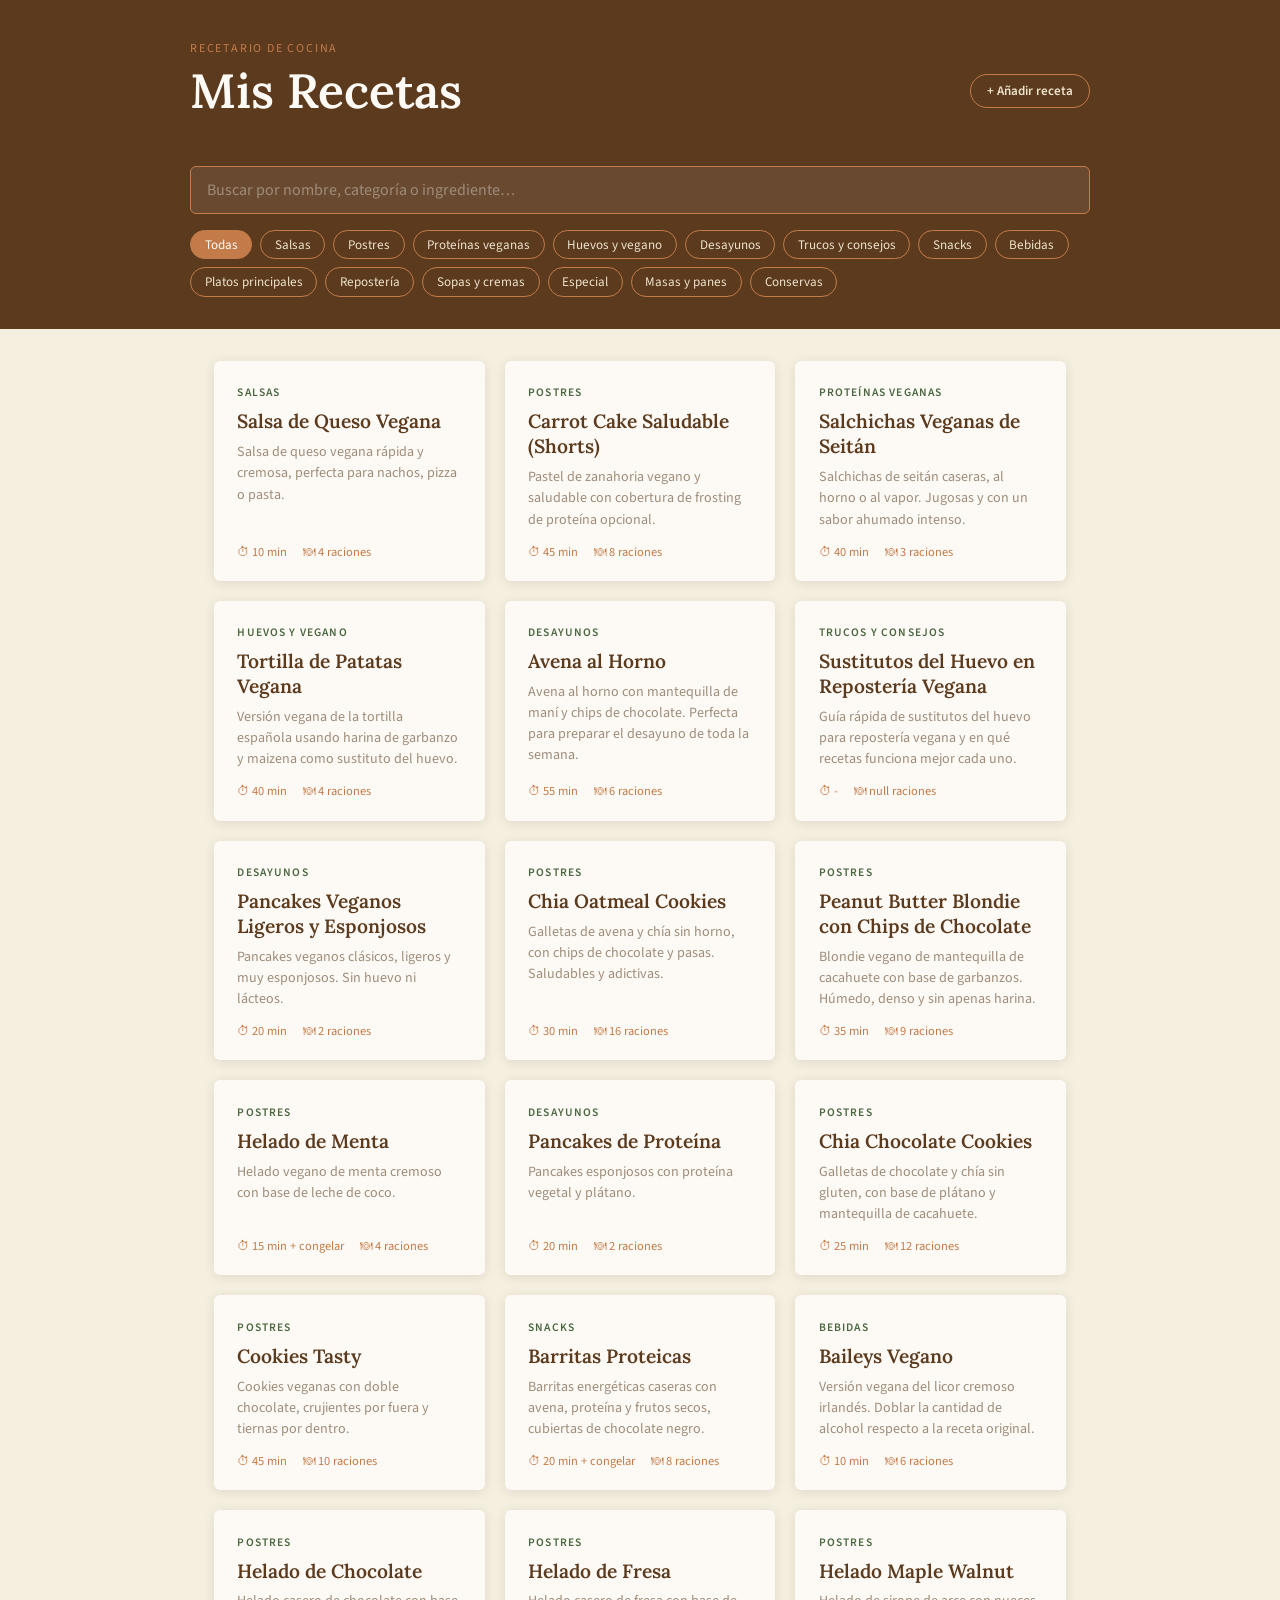
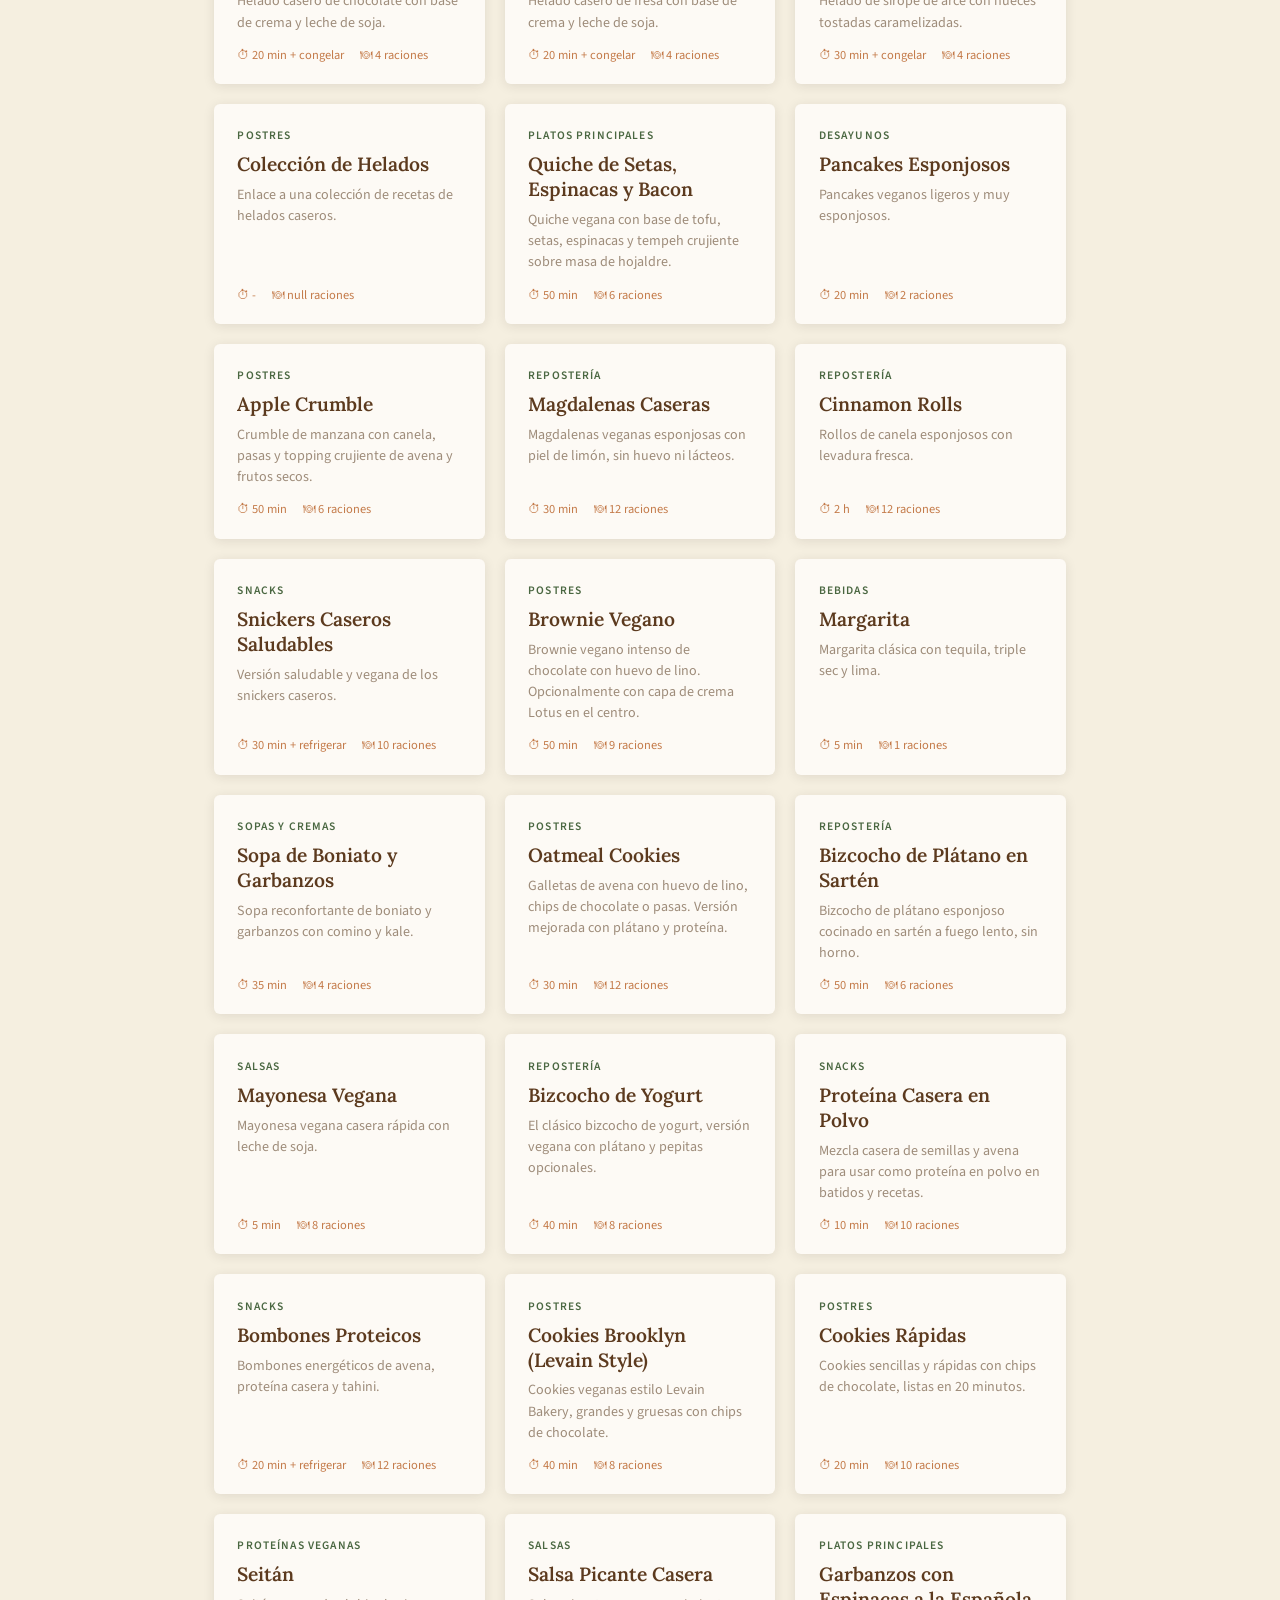
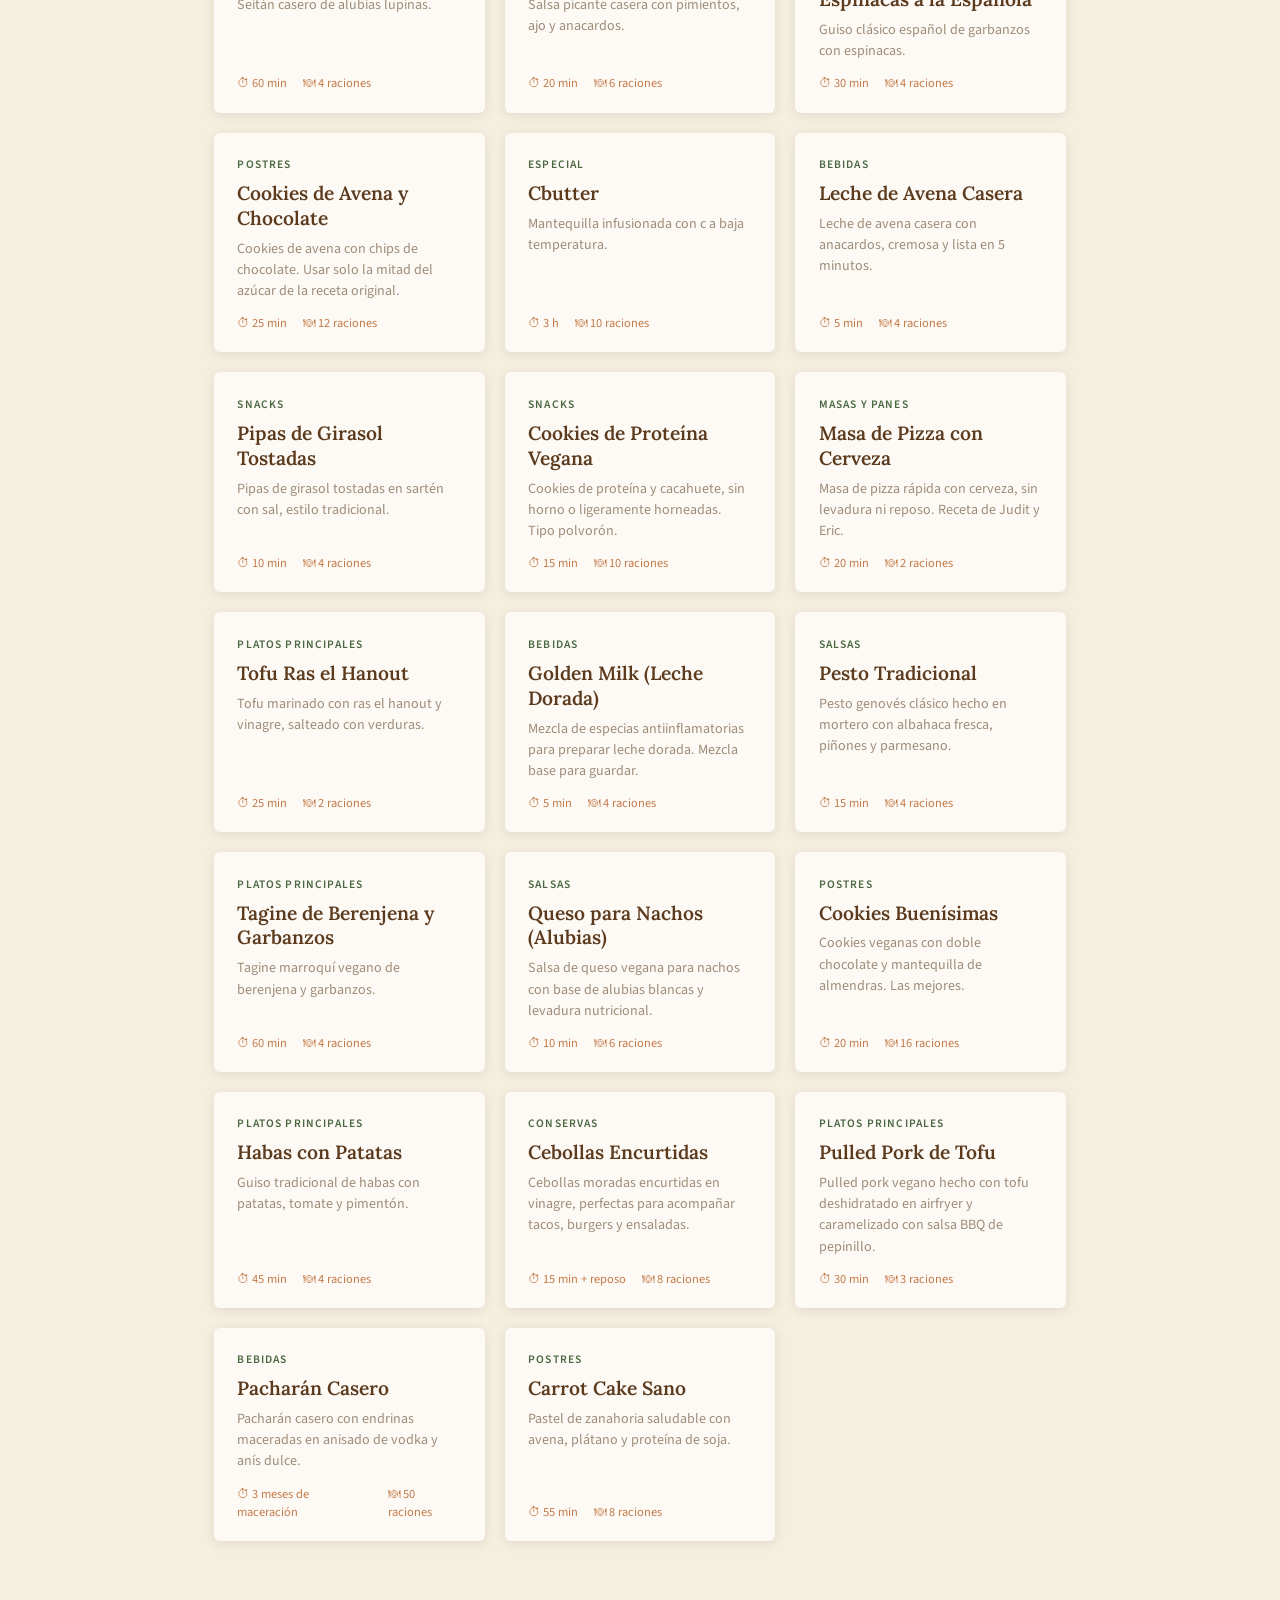
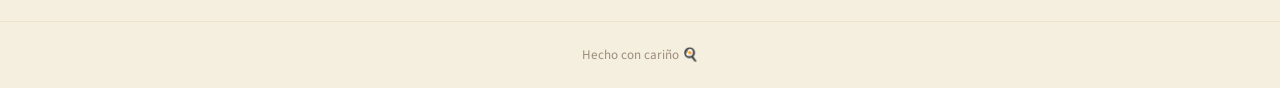
<file: index.html>
<!DOCTYPE html>
<html lang="es">
<head>
  <meta charset="UTF-8" />
  <meta name="viewport" content="width=device-width, initial-scale=1.0" />
  <title>Mis Recetas</title>
  <link rel="preconnect" href="https://fonts.googleapis.com" />
  <link rel="preconnect" href="https://fonts.gstatic.com" crossorigin />
  <link href="https://fonts.googleapis.com/css2?family=Lora:ital,wght@0,400;0,600;1,400&family=Source+Sans+3:wght@400;600&display=swap" rel="stylesheet" />
  <link rel="stylesheet" href="css/style.css" />
</head>
<body>

  <!-- CABECERA -->
  <header>
    <div class="header-inner">
      <div class="header-top">
        <div>
          <span class="header-eyebrow">Recetario de cocina</span>
          <h1>Mis Recetas</h1>
        </div>
        <a href="/admin" class="btn-admin">+ Añadir receta</a>
      </div>
      <div class="search-wrap">
        <input type="text" id="buscador" placeholder="Buscar por nombre, categoría o ingrediente…" />
      </div>
      <div class="filtros" id="filtros"></div>
    </div>
  </header>

  <!-- LISTADO DE RECETAS -->
  <main>
    <div class="grid" id="grid"></div>
    <p class="sin-resultados" id="sin-resultados" hidden>No se encontraron recetas.</p>
  </main>

  <!-- MODAL DETALLE -->
  <div class="modal-overlay" id="modal-overlay" hidden>
    <div class="modal" id="modal">
      <button class="modal-cerrar" id="modal-cerrar" aria-label="Cerrar">✕</button>
      <div id="modal-contenido"></div>
    </div>
  </div>

  <footer>
    <p>Hecho con cariño 🍳</p>
  </footer>

  <script src="js/app.js"></script>
</body>
</html>
</file>
<file: css/style.css>
/* ── TOKENS ─────────────────────────────────────── */
:root {
  --arena:      #F5EFE0;
  --pergamino:  #EDE3CC;
  --tierra:     #8B5E3C;
  --tierra-osc: #5C3A1E;
  --arcilla:    #C47B4A;
  --hoja:       #4A6741;
  --tinta:      #2C1F14;
  --gris-suave: #9E8C7A;
  --blanco:     #FDFAF5;

  --serif: 'Lora', Georgia, serif;
  --sans:  'Source Sans 3', system-ui, sans-serif;

  --radio: 6px;
  --sombra: 0 2px 12px rgba(44,31,20,.10);
}

/* ── RESET ──────────────────────────────────────── */
*, *::before, *::after { box-sizing: border-box; margin: 0; padding: 0; }
html { font-size: 16px; scroll-behavior: smooth; }
body {
  background: var(--arena);
  color: var(--tinta);
  font-family: var(--sans);
  min-height: 100vh;
}

/* ── CABECERA ───────────────────────────────────── */
header {
  background: var(--tierra-osc);
  padding: 2.5rem 1.5rem 2rem;
}
.header-inner { max-width: 900px; margin: 0 auto; }

.header-top {
  display: flex;
  align-items: flex-end;
  justify-content: space-between;
  gap: 1rem;
  margin-bottom: 1.5rem;
}

.btn-admin {
  white-space: nowrap;
  padding: .45rem 1rem;
  border: 1.5px solid var(--arcilla);
  border-radius: 999px;
  color: var(--pergamino);
  font-family: var(--sans);
  font-size: .82rem;
  font-weight: 600;
  text-decoration: none;
  transition: background .2s, color .2s;
  flex-shrink: 0;
  align-self: center;
}
.btn-admin:hover {
  background: var(--arcilla);
  color: var(--blanco);
}

.header-eyebrow {
  display: block;
  font-family: var(--sans);
  font-size: .75rem;
  letter-spacing: .15em;
  text-transform: uppercase;
  color: var(--arcilla);
  margin-bottom: .5rem;
}

header h1 {
  font-family: var(--serif);
  font-size: clamp(2rem, 5vw, 3rem);
  font-weight: 600;
  color: var(--blanco);
  line-height: 1.1;
  margin-bottom: 1.5rem;
}

/* ── BUSCADOR ───────────────────────────────────── */
.search-wrap { position: relative; margin-bottom: 1rem; }
#buscador {
  width: 100%;
  padding: .75rem 1rem;
  border: 1.5px solid var(--arcilla);
  border-radius: var(--radio);
  background: rgba(253,250,245,.08);
  color: var(--blanco);
  font-family: var(--sans);
  font-size: 1rem;
  outline: none;
  transition: border-color .2s, background .2s;
}
#buscador::placeholder { color: var(--gris-suave); }
#buscador:focus {
  border-color: var(--blanco);
  background: rgba(253,250,245,.14);
}

/* ── FILTROS ────────────────────────────────────── */
.filtros { display: flex; flex-wrap: wrap; gap: .5rem; margin-top: .5rem; }
.filtro-btn {
  padding: .3rem .85rem;
  border: 1.5px solid var(--arcilla);
  border-radius: 999px;
  background: transparent;
  color: var(--pergamino);
  font-family: var(--sans);
  font-size: .82rem;
  cursor: pointer;
  transition: background .2s, color .2s;
}
.filtro-btn:hover,
.filtro-btn.activo {
  background: var(--arcilla);
  color: var(--blanco);
}

/* ── GRID DE TARJETAS ───────────────────────────── */
main {
  max-width: 900px;
  margin: 2rem auto;
  padding: 0 1.5rem 3rem;
}

.grid {
  display: grid;
  grid-template-columns: repeat(auto-fill, minmax(250px, 1fr));
  gap: 1.25rem;
}

.tarjeta {
  background: var(--blanco);
  border-radius: var(--radio);
  box-shadow: var(--sombra);
  padding: 1.4rem 1.4rem 1.2rem;
  cursor: pointer;
  border: 1.5px solid transparent;
  transition: transform .18s, border-color .18s, box-shadow .18s;
  display: flex;
  flex-direction: column;
  gap: .5rem;
}
.tarjeta:hover {
  transform: translateY(-3px);
  border-color: var(--arcilla);
  box-shadow: 0 6px 20px rgba(44,31,20,.14);
}

.tarjeta-categoria {
  font-size: .72rem;
  letter-spacing: .1em;
  text-transform: uppercase;
  color: var(--hoja);
  font-weight: 600;
}
.tarjeta-titulo {
  font-family: var(--serif);
  font-size: 1.2rem;
  font-weight: 600;
  color: var(--tierra-osc);
  line-height: 1.3;
}
.tarjeta-descripcion {
  font-size: .88rem;
  color: var(--gris-suave);
  line-height: 1.5;
  flex: 1;
}
.tarjeta-meta {
  display: flex;
  gap: 1rem;
  font-size: .78rem;
  color: var(--arcilla);
  margin-top: .25rem;
}
.tarjeta-meta span::before { margin-right: .25rem; }

/* ── SIN RESULTADOS ─────────────────────────────── */
.sin-resultados {
  text-align: center;
  color: var(--gris-suave);
  font-style: italic;
  margin-top: 3rem;
}

/* ── MODAL ──────────────────────────────────────── */
.modal-overlay {
  position: fixed;
  inset: 0;
  background: rgba(44,31,20,.55);
  display: flex;
  align-items: center;
  justify-content: center;
  padding: 1rem;
  z-index: 100;
  backdrop-filter: blur(2px);
}
.modal-overlay[hidden] { display: none; }

.modal {
  background: var(--blanco);
  border-radius: 10px;
  max-width: 640px;
  width: 100%;
  max-height: 90vh;
  overflow-y: auto;
  padding: 2rem 2rem 2.5rem;
  position: relative;
  box-shadow: 0 20px 60px rgba(44,31,20,.25);
}

.modal-cerrar {
  position: sticky;
  top: 0;
  float: right;
  background: var(--pergamino);
  border: none;
  border-radius: 50%;
  width: 2rem;
  height: 2rem;
  font-size: 1rem;
  cursor: pointer;
  color: var(--tierra-osc);
  display: flex;
  align-items: center;
  justify-content: center;
  transition: background .2s;
  margin-left: 1rem;
  margin-bottom: .5rem;
  flex-shrink: 0;
}
.modal-cerrar:hover { background: var(--arcilla); color: var(--blanco); }

/* contenido del modal */
.modal-cat {
  font-size: .72rem;
  letter-spacing: .1em;
  text-transform: uppercase;
  color: var(--hoja);
  font-weight: 600;
  margin-bottom: .4rem;
}
.modal-titulo {
  font-family: var(--serif);
  font-size: 1.75rem;
  font-weight: 600;
  color: var(--tierra-osc);
  line-height: 1.2;
  margin-bottom: .5rem;
}
.modal-descripcion {
  color: var(--gris-suave);
  font-style: italic;
  margin-bottom: .75rem;
  line-height: 1.55;
}
.modal-meta {
  display: flex;
  gap: 1.25rem;
  font-size: .82rem;
  color: var(--arcilla);
  margin-bottom: 1.5rem;
  padding-bottom: 1.25rem;
  border-bottom: 1.5px solid var(--pergamino);
}

.modal h3 {
  font-family: var(--serif);
  font-size: 1.05rem;
  color: var(--tierra);
  margin-bottom: .7rem;
  margin-top: 1.25rem;
}
.modal ul, .modal ol {
  padding-left: 1.25rem;
  display: flex;
  flex-direction: column;
  gap: .4rem;
}
.modal li {
  font-size: .93rem;
  line-height: 1.55;
  color: var(--tinta);
}
.modal ol li { padding-left: .25rem; }

.modal-fuente {
  display: inline-block;
  margin-top: 1.25rem;
  font-size: .85rem;
  color: var(--hoja);
  text-decoration: none;
  border-bottom: 1px solid var(--hoja);
  transition: color .2s, border-color .2s;
}
.modal-fuente:hover {
  color: var(--tierra-osc);
  border-color: var(--tierra-osc);
}

.modal-nota {
  margin-top: 1.5rem;
  padding: .9rem 1rem;
  background: var(--arena);
  border-left: 3px solid var(--arcilla);
  border-radius: 0 var(--radio) var(--radio) 0;
  font-size: .85rem;
  color: var(--tierra-osc);
  line-height: 1.55;
}
.modal-nota strong { display: block; margin-bottom: .25rem; color: var(--arcilla); }

/* ── ESCALAR RACIONES ───────────────────────────── */
.escalar-wrap {
  display: flex;
  align-items: center;
  gap: .5rem;
  margin: 1rem 0 .5rem;
}
.escalar-label {
  font-size: .82rem;
  color: var(--gris-suave);
  font-weight: 600;
  text-transform: uppercase;
  letter-spacing: .08em;
}
.escalar-btn {
  padding: .3rem .75rem;
  border: 1.5px solid var(--arcilla);
  border-radius: 999px;
  background: transparent;
  color: var(--arcilla);
  font-family: var(--sans);
  font-size: .85rem;
  font-weight: 600;
  cursor: pointer;
  transition: background .15s, color .15s;
}
.escalar-btn:hover {
  background: var(--arcilla);
  color: var(--blanco);
}
.escalar-btn.activo {
  background: var(--tierra-osc);
  border-color: var(--tierra-osc);
  color: var(--blanco);
}

/* ── BOTÓN COMPARTIR ────────────────────────────── */
.modal-compartir {
  display: inline-block;
  margin-top: 1.5rem;
  padding: .5rem 1.1rem;
  background: var(--pergamino);
  border: 1.5px solid var(--arcilla);
  border-radius: var(--radio);
  color: var(--tierra-osc);
  font-family: var(--sans);
  font-size: .85rem;
  cursor: pointer;
  transition: background .2s, color .2s;
}
.modal-compartir:hover {
  background: var(--arcilla);
  color: var(--blanco);
}

/* ── FOOTER ─────────────────────────────────────── */
footer {
  text-align: center;
  padding: 1.5rem;
  font-size: .82rem;
  color: var(--gris-suave);
  border-top: 1px solid var(--pergamino);
}

/* ── RESPONSIVE ─────────────────────────────────── */
@media (max-width: 480px) {
  .modal { padding: 1.5rem 1.25rem 2rem; }
  .modal-titulo { font-size: 1.4rem; }
}
</file>
